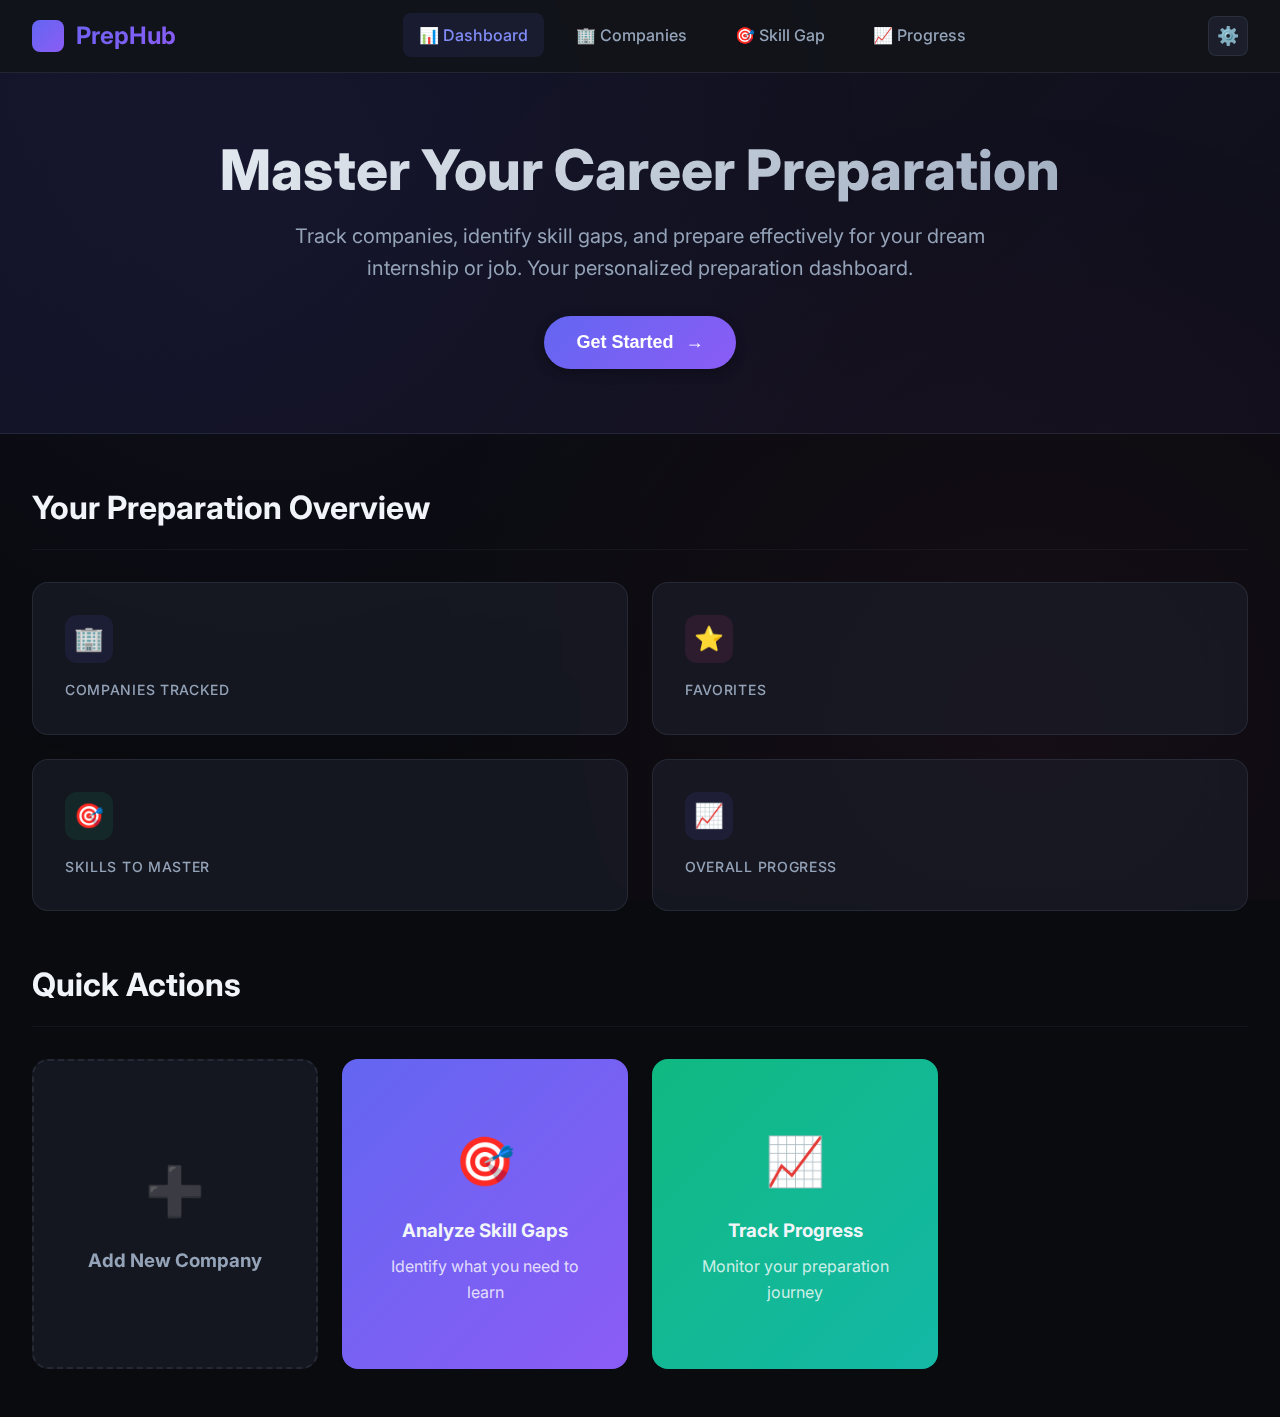
<file: index.html>
<!DOCTYPE html>
<html lang="en">

<head>
    <meta charset="UTF-8">
    <meta name="viewport" content="width=device-width, initial-scale=1.0">
    <meta name="description"
        content="PrepHub - Student-focused skill preparation portal for pre-internship and pre-job readiness. Track companies, analyze skill gaps, and prepare effectively.">
    <meta name="keywords"
        content="student internship, job preparation, skill gap analysis, career preparation, skill tracking">
    <title>PrepHub - Master Your Career Preparation</title>

    <!-- PWA Manifest -->
    <link rel="manifest" href="/manifest.json">

    <!-- Theme Color -->
    <meta name="theme-color" content="#6366f1">

    <!-- Apple Touch Icons -->
    <link rel="apple-touch-icon" href="/icons/icon-192.png">
    <link rel="apple-touch-icon" sizes="512x512" href="/icons/icon-512.png">

    <!-- iOS Meta Tags -->
    <meta name="apple-mobile-web-app-capable" content="yes">
    <meta name="mobile-web-app-capable" content="yes">
    <meta name="apple-mobile-web-app-status-bar-style" content="black-translucent">
    <meta name="apple-mobile-web-app-title" content="PrepHub">

    <!-- Microsoft Tiles -->
    <meta name="msapplication-TileColor" content="#6366f1">
    <meta name="msapplication-TileImage" content="icons/icon-512.png">

    <link rel="stylesheet" href="styles.css">
</head>

<body>

    <!-- Navigation Bar -->
    <nav class="navbar">
        <div class="navbar-container">
            <div class="logo">
                <div class="logo-icon">P</div>
                <span>PrepHub</span>
            </div>
            <button class="hamburger" id="hamburger" aria-label="Toggle menu" aria-expanded="false">
                <span class="hamburger-line"></span>
                <span class="hamburger-line"></span>
                <span class="hamburger-line"></span>
            </button>
            <ul class="nav-links" id="navLinks">
                <li><a href="#" class="nav-link active" data-view="dashboard">📊 Dashboard</a></li>
                <li><a href="#" class="nav-link" data-view="companies">🏢 Companies</a></li>
                <li><a href="#" class="nav-link" data-view="skills">🎯 Skill Gap</a></li>
                <li><a href="#" class="nav-link" data-view="progress">📈 Progress</a></li>
            </ul>
            <button id="settingsBtn" class="settings-btn">
                <span>⚙️</span>
            </button>
        </div>
    </nav>

    <!-- Hero Section -->
    <section class="hero" id="hero">
        <div class="hero-container">
            <h1>Master Your Career Preparation</h1>
            <p>Track companies, identify skill gaps, and prepare effectively for your dream internship or job. Your
                personalized preparation dashboard.</p>
            <button class="hero-cta" id="getStartedBtn">
                <span>Get Started</span>
                <span>→</span>
            </button>
        </div>
    </section>

    <!-- Main Container -->
    <main class="main-container">

        <!-- Dashboard View (Default) -->
        <div id="dashboardView" class="view-container">
            <div class="section-header">
                <h2 class="section-title">Your Preparation Overview</h2>
            </div>

            <!-- Stats Cards -->
            <div class="stats-carousel-wrapper">
                <div class="dashboard-stats" id="statsCarousel">
                    <div class="stat-card">
                        <div class="stat-icon">🏢</div>
                        <div class="stat-value" id="totalCompanies"></div>
                        <div class="stat-label">Companies Tracked</div>
                    </div>

                    <div class="stat-card secondary">
                        <div class="stat-icon">⭐</div>
                        <div class="stat-value" id="favoriteCount"></div>
                        <div class="stat-label">Favorites</div>
                    </div>

                    <div class="stat-card success">
                        <div class="stat-icon">🎯</div>
                        <div class="stat-value" id="skillsNeeded"></div>
                        <div class="stat-label">Skills to Master</div>
                    </div>

                    <div class="stat-card">
                        <div class="stat-icon">📈</div>
                        <div class="stat-value" id="overallProgress"></div>
                        <div class="stat-label">Overall Progress</div>
                    </div>
                </div>

                <!-- Carousel Dot Indicators (for mobile/tablet) -->
                <div class="carousel-dots" id="carouselDots">
                    <button class="dash active" data-slide="0"></button>
                    <button class="dash" data-slide="1"></button>
                    <button class="dash" data-slide="2"></button>
                    <button class="dash" data-slide="3"></button>
                </div>

            </div>

            <!-- Quick Actions -->
            <div class="section-header">
                <h2 class="section-title">Quick Actions</h2>
            </div>

            <div class="companies-grid">
                <div class="company-card" id="addCompanyCard"
                    style="border: 2px dashed var(--color-border); display: flex; align-items: center; justify-content: center; min-height: 200px; cursor: pointer;">
                    <div style="text-align: center;">
                        <div style="font-size: 3rem; margin-bottom: 1rem; opacity: 0.5;">➕</div>
                        <h3 style="color: var(--color-text-secondary);">Add New Company</h3>
                    </div>
                </div>

                <div class="company-card" onclick="switchView('skills')"
                    style="background: var(--gradient-primary); border: none;">
                    <div style="text-align: center; padding: 2rem 0;">
                        <div style="font-size: 3rem; margin-bottom: 1rem;">🎯</div>
                        <h3>Analyze Skill Gaps</h3>
                        <p style="color: rgba(255,255,255,0.8); margin-top: 0.5rem;">Identify what you need to learn</p>
                    </div>
                </div>

                <div class="company-card" onclick="switchView('progress')"
                    style="background: var(--gradient-success); border: none;">
                    <div style="text-align: center; padding: 2rem 0;">
                        <div style="font-size: 3rem; margin-bottom: 1rem;">📈</div>
                        <h3>Track Progress</h3>
                        <p style="color: rgba(255,255,255,0.8); margin-top: 0.5rem;">Monitor your preparation journey
                        </p>
                    </div>
                </div>
            </div>

            <!-- Favorite Companies -->
            <div id="favoritesSection" class="hidden">
                <div class="section-header" style="margin-top: 3rem;">
                    <h2 class="section-title">⭐ Your Favorites</h2>
                </div>
                <div id="favoritesGrid" class="companies-grid"></div>
            </div>
        </div>

        <!-- Companies View -->
        <div id="companiesView" class="view-container hidden">
            <div class="section-header">
                <h2 class="section-title">Companies & Roles</h2>
                <button class="btn btn-primary" id="addCompanyBtn">
                    <span>➕</span>
                    <span>Add Company</span>
                </button>
            </div>

            <div id="companiesGrid" class="companies-grid">
                <!-- Companies will be rendered here -->
            </div>

            <div id="emptyCompanies" class="empty-state">
                <div class="empty-icon">🏢</div>
                <h3>No Companies Tracked Yet</h3>
                <p>Start by adding companies you're interested in to track their requirements and prepare effectively.
                </p>
                <button class="btn btn-primary" onclick="showAddCompanyModal()">
                    <span>➕</span>
                    <span>Add Your First Company</span>
                </button>
            </div>
        </div>

        <!-- Company Detail View -->
        <div id="companyDetailView" class="view-container hidden">
            <!-- Company detail content will be rendered here dynamically -->
        </div>

        <!-- Skill Gap Analysis View -->
        <div id="skillsView" class="view-container hidden">
            <div class="section-header">
                <h2 class="section-title">Skill Gap Analysis</h2>
                <button class="btn btn-secondary" onclick="switchView('dashboard')">
                    <span>←</span>
                    <span>Back to Dashboard</span>
                </button>
            </div>

            <div id="gapAnalysisContainer">
                <!-- Gap analysis will be rendered here -->
            </div>

            <div id="emptySkills" class="empty-state">
                <div class="empty-icon">🎯</div>
                <h3>No Skill Data Available</h3>
                <p>Add companies and define your current skills to see your skill gap analysis.</p>
            </div>
        </div>

        <!-- Progress Tracking View -->
        <div id="progressView" class="view-container hidden">
            <div class="section-header">
                <h2 class="section-title">Your Progress</h2>
                <button class="btn btn-secondary" onclick="switchView('dashboard')">
                    <span>←</span>
                    <span>Back to Dashboard</span>
                </button>
            </div>

            <div id="progressContainer" class="progress-list">
                <!-- Progress items will be rendered here -->
            </div>

            <div id="emptyProgress" class="empty-state">
                <div class="empty-icon">📈</div>
                <h3>Start Your Preparation Journey</h3>
                <p>As you add companies and work on skills, your progress will be tracked here.</p>
            </div>
        </div>

    </main>

    <!-- Add Company Modal (will be created dynamically) -->
    <div id="modalOverlay" class="hidden"
        style="position: fixed; top: 0; left: 0; width: 100%; height: 100%; background: rgba(0,0,0,0.7); backdrop-filter: blur(4px); z-index: 2000; display: flex; align-items: center; justify-content: center; padding: 1rem;">
        <div id="modalContent"
            style="background: var(--color-bg-secondary); border: 1px solid var(--color-border); border-radius: var(--radius-xl); padding: 2rem; max-width: 600px; width: 100%; max-height: 90vh; overflow-y: auto;">
            <!-- Modal content will be inserted here -->
        </div>
    </div>

    <script src="script.js"></script>
</body>

</html>
</file>
<file: styles.css>
/* ===================================
   Student Skill Preparation Portal
   Design System & Styles
   =================================== */

/* Import Google Fonts */
@import url('https://fonts.googleapis.com/css2?family=Inter:wght@300;400;500;600;700;800&display=swap');

/* ===================================
   CSS Custom Properties (Design Tokens)
   =================================== */
:root {
  /* Colors - Vibrant Dark Theme */
  --color-bg-primary: #0a0b0f;
  --color-bg-secondary: #13151c;
  --color-bg-tertiary: #1c1f2b;
  --color-bg-card: rgba(28, 31, 43, 0.6);
  --color-bg-card-hover: rgba(28, 31, 43, 0.9);

  /* Accent Colors */
  --color-primary: #6366f1;
  --color-primary-light: #818cf8;
  --color-primary-dark: #4f46e5;
  --color-secondary: #ec4899;
  --color-success: #10b981;
  --color-warning: #f59e0b;
  --color-danger: #ef4444;
  --color-info: #06b6d4;

  /* Text Colors */
  --color-text-primary: #f1f5f9;
  --color-text-secondary: #94a3b8;
  --color-text-tertiary: #64748b;

  /* Border & Divider */
  --color-border: rgba(100, 116, 139, 0.2);
  --color-divider: rgba(100, 116, 139, 0.1);

  /* Gradients */
  --gradient-primary: linear-gradient(135deg, #6366f1 0%, #8b5cf6 100%);
  --gradient-secondary: linear-gradient(135deg, #ec4899 0%, #f43f5e 100%);
  --gradient-success: linear-gradient(135deg, #10b981 0%, #14b8a6 100%);
  --gradient-hero: linear-gradient(135deg, rgba(99, 102, 241, 0.1) 0%, rgba(139, 92, 246, 0.05) 100%);

  /* Shadows */
  --shadow-sm: 0 1px 3px rgba(0, 0, 0, 0.2);
  --shadow-md: 0 4px 12px rgba(0, 0, 0, 0.3);
  --shadow-lg: 0 8px 24px rgba(0, 0, 0, 0.4);
  --shadow-xl: 0 16px 48px rgba(0, 0, 0, 0.5);
  --shadow-glow: 0 0 20px rgba(99, 102, 241, 0.3);

  /* Spacing */
  --spacing-xs: 0.5rem;
  --spacing-sm: 0.75rem;
  --spacing-md: 1rem;
  --spacing-lg: 1.5rem;
  --spacing-xl: 2rem;
  --spacing-2xl: 3rem;
  --spacing-3xl: 4rem;

  /* Border Radius */
  --radius-sm: 0.375rem;
  --radius-md: 0.5rem;
  --radius-lg: 0.75rem;
  --radius-xl: 1rem;
  --radius-2xl: 1.5rem;
  --radius-full: 9999px;

  /* Transitions */
  --transition-fast: 150ms ease-in-out;
  --transition-base: 250ms ease-in-out;
  --transition-slow: 350ms ease-in-out;

  /* Typography */
  --font-family: 'Inter', -apple-system, BlinkMacSystemFont, 'Segoe UI', sans-serif;
  --font-weight-light: 300;
  --font-weight-normal: 400;
  --font-weight-medium: 500;
  --font-weight-semibold: 600;
  --font-weight-bold: 700;
  --font-weight-extrabold: 800;
}

/* ===================================
   Global Reset & Base Styles
   =================================== */
* {
  margin: 0;
  padding: 0;
  box-sizing: border-box;
}

html {
  scroll-behavior: smooth;
}

body {
  font-family: var(--font-family);
  background: var(--color-bg-primary);
  color: var(--color-text-primary);
  line-height: 1.6;
  overflow-x: hidden;
  min-height: 100vh;
}

/* Background Pattern */
body::before {
  content: '';
  position: fixed;
  top: 0;
  left: 0;
  width: 100%;
  height: 100%;
  background:
    radial-gradient(circle at 20% 20%, rgba(99, 102, 241, 0.05) 0%, transparent 50%),
    radial-gradient(circle at 80% 80%, rgba(236, 72, 153, 0.05) 0%, transparent 50%);
  pointer-events: none;
  z-index: 0;
}

/* ===================================
   Navigation Bar
   =================================== */
.navbar {
  position: sticky;
  top: 0;
  z-index: 1000;
  background: rgba(19, 21, 28, 0.8);
  backdrop-filter: blur(12px);
  border-bottom: 1px solid var(--color-border);
  padding: var(--spacing-md) 0;
}

.navbar-container {
  max-width: 1400px;
  margin: 0 auto;
  padding: 0 var(--spacing-xl);
  display: flex;
  justify-content: space-between;
  align-items: center;
}

.logo {
  display: flex;
  align-items: center;
  gap: var(--spacing-sm);
  font-size: 1.5rem;
  font-weight: var(--font-weight-bold);
  background: var(--gradient-primary);
  -webkit-background-clip: text;
  -webkit-text-fill-color: transparent;
  background-clip: text;
}

.logo-icon {
  width: 32px;
  height: 32px;
  background: var(--gradient-primary);
  border-radius: var(--radius-md);
  display: flex;
  align-items: center;
  justify-content: center;
  color: white;
  font-weight: var(--font-weight-bold);
}

.nav-links {
  display: flex;
  gap: var(--spacing-md);
  list-style: none;
  flex-direction: row;
  position: static;
  background: none;
  border: none;
  padding: 0;
  z-index: auto;
}

.nav-link {
  padding: var(--spacing-sm) var(--spacing-md);
  color: var(--color-text-secondary);
  text-decoration: none;
  border-radius: var(--radius-md);
  transition: all var(--transition-base);
  font-weight: var(--font-weight-medium);
  cursor: pointer;
  border: none;
}

.nav-link:hover {
  color: var(--color-text-primary);
  background: var(--color-bg-tertiary);
}

.nav-link.active {
  color: var(--color-primary-light);
  background: rgba(99, 102, 241, 0.1);
}

/* ===================================
   Hamburger Menu (Mobile/Tablet)
   =================================== */
.hamburger {
  display: none;
  flex-direction: column;
  gap: 5px;
  background: none;
  border: none;
  cursor: pointer;
  padding: var(--spacing-sm);
  align-items: center;
  justify-content: center;
  position: relative;
  z-index: 99999; /* ensure hamburger button sits above dropdown */
  overflow: visible; /* allow transformed lines to extend without being clipped */
  transform: translateZ(0); /* create new layer to avoid stacking bugs */
}

.hamburger-line {
  width: 24px;
  height: 3px;
  background-color: var(--color-text-primary);
  border-radius: var(--radius-sm);
  transition: all var(--transition-base);
  transform-origin: center;
  position: relative;
  z-index: 100000; /* lines should be above the button background and dropdown */
}

.hamburger.active .hamburger-line:nth-child(1) {
  transform: rotate(45deg) translate(6px, 6px);
}

.hamburger.active .hamburger-line:nth-child(2) {
  opacity: 0;
}

.hamburger.active .hamburger-line:nth-child(3) {
  transform: rotate(-45deg) translate(6px, -6px);
}

/* ===================================
   Hero Section
   =================================== */
.hero {
  position: relative;
  padding: var(--spacing-3xl) var(--spacing-xl);
  background: var(--gradient-hero);
  border-bottom: 1px solid var(--color-border);
}

.hero-container {
  max-width: 1400px;
  margin: 0 auto;
  text-align: center;
}

.hero h1 {
  font-size: 3.5rem;
  font-weight: var(--font-weight-extrabold);
  margin-bottom: var(--spacing-md);
  background: linear-gradient(135deg, #f1f5f9 0%, #94a3b8 100%);
  -webkit-background-clip: text;
  -webkit-text-fill-color: transparent;
  background-clip: text;
  line-height: 1.2;
}

.hero p {
  font-size: 1.25rem;
  color: var(--color-text-secondary);
  max-width: 700px;
  margin: 0 auto var(--spacing-xl);
}

.hero-cta {
  display: inline-flex;
  align-items: center;
  gap: var(--spacing-sm);
  padding: var(--spacing-md) var(--spacing-xl);
  background: var(--gradient-primary);
  color: white;
  border: none;
  border-radius: var(--radius-full);
  font-size: 1.125rem;
  font-weight: var(--font-weight-semibold);
  cursor: pointer;
  transition: all var(--transition-base);
  box-shadow: var(--shadow-md);
}

.hero-cta:hover {
  transform: translateY(-2px);
  box-shadow: var(--shadow-lg), var(--shadow-glow);
}

/* ===================================
   Main Container
   =================================== */
.main-container {
  position: relative;
  z-index: 1;
  max-width: 1400px;
  margin: 0 auto;
  padding: var(--spacing-2xl) var(--spacing-xl);
  min-height: calc(100vh - 400px);
}

/* ===================================
   Dashboard Overview Cards
   =================================== */

/* Carousel Wrapper - Controls visibility of dots */
.stats-carousel-wrapper {
  position: relative;
  width: 100%;
}

/* Carousel Dots - Hidden on desktop, visible on mobile/tablet */
.carousel-dots {
  display: none;
  /* Hidden by default on desktop */
  justify-content: center;
  gap: var(--spacing-sm);
  margin-top: var(--spacing-lg);
  padding: var(--spacing-sm) 0;
}

.carousel-dots .dot {
  width: 8px;
  height: 8px;
  border-radius: 50%;
  background: var(--color-text-tertiary);
  opacity: 0.3;
  cursor: pointer;
  transition: all var(--transition-base);
}

.carousel-dots .dot.active {
  background: var(--color-primary-light);
  opacity: 1;
  transform: scale(1.2);
}

.carousel-dots .dot:hover {
  opacity: 0.6;
  transform: scale(1.1);
}

.dashboard-stats {
  display: grid;
  grid-template-columns: repeat(auto-fit, minmax(280px, 1fr));
  gap: var(--spacing-lg);
  margin-bottom: var(--spacing-2xl);
}

.stat-card {
  background: var(--color-bg-card);
  backdrop-filter: blur(12px);
  border: 1px solid var(--color-border);
  border-radius: var(--radius-xl);
  padding: var(--spacing-xl);
  transition: all var(--transition-base);
  position: relative;
  overflow: hidden;
}

.stat-card::before {
  content: '';
  position: absolute;
  top: 0;
  left: 0;
  width: 100%;
  height: 4px;
  background: var(--gradient-primary);
  opacity: 0;
  transition: opacity var(--transition-base);
}

.stat-card:hover {
  background: var(--color-bg-card-hover);
  border-color: var(--color-primary);
  transform: translateY(-4px);
  box-shadow: var(--shadow-lg);
}

.stat-card:hover::before {
  opacity: 1;
}

.stat-card.secondary::before {
  background: var(--gradient-secondary);
}

.stat-card.success::before {
  background: var(--gradient-success);
}

.stat-icon {
  width: 48px;
  height: 48px;
  border-radius: var(--radius-lg);
  display: flex;
  align-items: center;
  justify-content: center;
  font-size: 1.5rem;
  margin-bottom: var(--spacing-md);
  background: rgba(99, 102, 241, 0.1);
  color: var(--color-primary-light);
}

.stat-card.secondary .stat-icon {
  background: rgba(236, 72, 153, 0.1);
  color: var(--color-secondary);
}

.stat-card.success .stat-icon {
  background: rgba(16, 185, 129, 0.1);
  color: var(--color-success);
}

.stat-value {
  font-size: 2.5rem;
  font-weight: var(--font-weight-bold);
  margin-bottom: var(--spacing-xs);
}

.stat-label {
  color: var(--color-text-secondary);
  font-size: 0.875rem;
  font-weight: var(--font-weight-medium);
  text-transform: uppercase;
  letter-spacing: 0.05em;
}

/* ===================================
   Section Headers
   =================================== */
.section-header {
  display: flex;
  justify-content: space-between;
  align-items: center;
  margin-bottom: var(--spacing-xl);
  padding-bottom: var(--spacing-md);
  border-bottom: 1px solid var(--color-divider);
}

.section-title {
  font-size: 2rem;
  font-weight: var(--font-weight-bold);
  color: var(--color-text-primary);
}

/* ===================================
   Buttons
   =================================== */
.btn {
  display: inline-flex;
  align-items: center;
  gap: var(--spacing-xs);
  padding: var(--spacing-sm) var(--spacing-lg);
  border: none;
  border-radius: var(--radius-md);
  font-size: 0.9375rem;
  font-weight: var(--font-weight-semibold);
  font-family: var(--font-family);
  cursor: pointer;
  transition: all var(--transition-base);
  text-decoration: none;
}

.btn-primary {
  background: var(--gradient-primary);
  color: white;
  box-shadow: var(--shadow-sm);
}

.btn-primary:hover {
  transform: translateY(-2px);
  box-shadow: var(--shadow-md);
}

.btn-secondary {
  background: var(--color-bg-tertiary);
  color: var(--color-text-primary);
  border: 1px solid var(--color-border);
}

.btn-secondary:hover {
  background: var(--color-bg-card-hover);
  border-color: var(--color-primary);
}

.btn-outline {
  background: transparent;
  color: var(--color-primary-light);
  border: 1px solid var(--color-primary);
}

.btn-outline:hover {
  background: rgba(99, 102, 241, 0.1);
}

/* ===================================
   Company Cards Grid
   =================================== */
.companies-grid {
  display: grid;
  grid-template-columns: repeat(auto-fill, minmax(320px, 1fr));
  gap: var(--spacing-lg);
}

.company-card {
  background: var(--color-bg-card);
  backdrop-filter: blur(12px);
  border: 1px solid var(--color-border);
  border-radius: var(--radius-xl);
  padding: var(--spacing-xl);
  transition: all var(--transition-base);
  cursor: pointer;
  position: relative;
  overflow: hidden;
}

.company-card::after {
  content: '';
  position: absolute;
  top: 0;
  right: 0;
  width: 100px;
  height: 100px;
  background: radial-gradient(circle, rgba(99, 102, 241, 0.1) 0%, transparent 70%);
  opacity: 0;
  transition: opacity var(--transition-base);
}

.company-card:hover {
  background: var(--color-bg-card-hover);
  border-color: var(--color-primary);
  transform: translateY(-4px);
  box-shadow: var(--shadow-lg);
}

.company-card:hover::after {
  opacity: 1;
}

.company-header {
  display: flex;
  justify-content: space-between;
  align-items: start;
  margin-bottom: var(--spacing-md);
}

.company-info h3 {
  font-size: 1.25rem;
  font-weight: var(--font-weight-bold);
  margin-bottom: var(--spacing-xs);
  color: var(--color-text-primary);
}

.company-role {
  color: var(--color-text-secondary);
  font-size: 0.9375rem;
}

.favorite-btn {
  background: none;
  border: none;
  font-size: 1.5rem;
  cursor: pointer;
  transition: all var(--transition-fast);
  padding: var(--spacing-xs);
  line-height: 1;
}

.favorite-btn:hover {
  transform: scale(1.2);
}

.favorite-btn.active {
  filter: drop-shadow(0 0 8px rgba(251, 191, 36, 0.6));
}

.company-tags {
  display: flex;
  flex-wrap: wrap;
  gap: var(--spacing-xs);
  margin-bottom: var(--spacing-md);
}

.tag {
  padding: 0.25rem 0.75rem;
  background: rgba(99, 102, 241, 0.1);
  border: 1px solid rgba(99, 102, 241, 0.3);
  border-radius: var(--radius-full);
  font-size: 0.8125rem;
  font-weight: var(--font-weight-medium);
  color: var(--color-primary-light);
}

.company-meta {
  display: flex;
  gap: var(--spacing-lg);
  padding-top: var(--spacing-md);
  border-top: 1px solid var(--color-divider);
  color: var(--color-text-tertiary);
  font-size: 0.875rem;
}

.meta-item {
  display: flex;
  align-items: center;
  gap: var(--spacing-xs);
}

/* ===================================
   Company Detail View
   =================================== */
.company-detail {
  background: var(--color-bg-card);
  backdrop-filter: blur(12px);
  border: 1px solid var(--color-border);
  border-radius: var(--radius-xl);
  padding: var(--spacing-2xl);
  margin-bottom: var(--spacing-xl);
}

.detail-header {
  display: flex;
  justify-content: space-between;
  align-items: start;
  margin-bottom: var(--spacing-xl);
  padding-bottom: var(--spacing-xl);
  border-bottom: 1px solid var(--color-divider);
}

.detail-title h2 {
  font-size: 2.5rem;
  font-weight: var(--font-weight-bold);
  margin-bottom: var(--spacing-xs);
}

.detail-subtitle {
  color: var(--color-text-secondary);
  font-size: 1.125rem;
}

.detail-actions {
  display: flex;
  gap: var(--spacing-sm);
}

.skills-section {
  margin-bottom: var(--spacing-2xl);
}

.skills-section h3 {
  font-size: 1.5rem;
  font-weight: var(--font-weight-semibold);
  margin-bottom: var(--spacing-lg);
  color: var(--color-text-primary);
}

.skills-grid {
  display: grid;
  grid-template-columns: repeat(auto-fill, minmax(200px, 1fr));
  gap: var(--spacing-md);
}

.skill-chip {
  padding: var(--spacing-md);
  background: rgba(99, 102, 241, 0.05);
  border: 1px solid rgba(99, 102, 241, 0.2);
  border-radius: var(--radius-lg);
  text-align: center;
  font-weight: var(--font-weight-medium);
  transition: all var(--transition-base);
}

.skill-chip:hover {
  background: rgba(99, 102, 241, 0.1);
  border-color: var(--color-primary);
  transform: translateY(-2px);
}

.skill-chip.proficient {
  background: rgba(16, 185, 129, 0.05);
  border-color: rgba(16, 185, 129, 0.3);
  color: var(--color-success);
}

.skill-chip.learning {
  background: rgba(245, 158, 11, 0.05);
  border-color: rgba(245, 158, 11, 0.3);
  color: var(--color-warning);
}

.skill-chip.needed {
  background: rgba(239, 68, 68, 0.05);
  border-color: rgba(239, 68, 68, 0.3);
  color: var(--color-danger);
}

/* ===================================
   Notes Editor
   =================================== */
.notes-section {
  background: var(--color-bg-secondary);
  border: 1px solid var(--color-border);
  border-radius: var(--radius-xl);
  padding: var(--spacing-xl);
}

.notes-section h3 {
  font-size: 1.25rem;
  font-weight: var(--font-weight-semibold);
  margin-bottom: var(--spacing-md);
  color: var(--color-text-primary);
}

.notes-textarea {
  width: 100%;
  min-height: 200px;
  padding: var(--spacing-md);
  background: var(--color-bg-primary);
  border: 1px solid var(--color-border);
  border-radius: var(--radius-lg);
  color: var(--color-text-primary);
  font-family: var(--font-family);
  font-size: 0.9375rem;
  line-height: 1.6;
  resize: vertical;
  transition: all var(--transition-base);
}

.notes-textarea:focus {
  outline: none;
  border-color: var(--color-primary);
  box-shadow: 0 0 0 3px rgba(99, 102, 241, 0.1);
}

.notes-textarea::placeholder {
  color: var(--color-text-tertiary);
}

.notes-meta {
  display: flex;
  justify-content: space-between;
  align-items: center;
  margin-top: var(--spacing-sm);
  color: var(--color-text-tertiary);
  font-size: 0.8125rem;
}

/* ===================================
   Progress Tracking
   =================================== */
.progress-list {
  display: flex;
  flex-direction: column;
  gap: var(--spacing-md);
}

.progress-item {
  background: var(--color-bg-card);
  border: 1px solid var(--color-border);
  border-radius: var(--radius-lg);
  padding: var(--spacing-lg);
  transition: all var(--transition-base);
}

.progress-item:hover {
  background: var(--color-bg-card-hover);
  border-color: var(--color-primary);
}

.progress-header {
  display: flex;
  justify-content: space-between;
  align-items: center;
  margin-bottom: var(--spacing-sm);
}

.progress-title {
  font-weight: var(--font-weight-semibold);
  color: var(--color-text-primary);
}

.progress-percentage {
  font-weight: var(--font-weight-bold);
  color: var(--color-primary-light);
}

.progress-bar-container {
  width: 100%;
  height: 8px;
  background: var(--color-bg-tertiary);
  border-radius: var(--radius-full);
  overflow: hidden;
}

.progress-bar {
  height: 100%;
  background: var(--gradient-primary);
  border-radius: var(--radius-full);
  transition: width var(--transition-slow);
}

/* ===================================
   Skill Gap Analysis
   =================================== */
.gap-analysis {
  display: grid;
  gap: var(--spacing-xl);
}

.gap-category {
  background: var(--color-bg-card);
  border: 1px solid var(--color-border);
  border-radius: var(--radius-xl);
  padding: var(--spacing-xl);
}

.gap-category h3 {
  font-size: 1.25rem;
  font-weight: var(--font-weight-semibold);
  margin-bottom: var(--spacing-lg);
  display: flex;
  align-items: center;
  gap: var(--spacing-sm);
}

.gap-category.missing h3 {
  color: var(--color-danger);
}

.gap-category.learning h3 {
  color: var(--color-warning);
}

.gap-category.proficient h3 {
  color: var(--color-success);
}

.gap-skills {
  display: flex;
  flex-wrap: wrap;
  gap: var(--spacing-sm);
}

/* ===================================
   Empty State
   =================================== */
.empty-state {
  text-align: center;
  padding: var(--spacing-3xl) var(--spacing-xl);
}

.empty-icon {
  font-size: 4rem;
  margin-bottom: var(--spacing-lg);
  opacity: 0.3;
}

.empty-state h3 {
  font-size: 1.5rem;
  font-weight: var(--font-weight-semibold);
  margin-bottom: var(--spacing-sm);
}

.empty-state p {
  color: var(--color-text-secondary);
  margin-bottom: var(--spacing-lg);
}

/* ===================================
   Utility Classes
   =================================== */
.hidden {
  display: none !important;
}

.text-center {
  text-align: center;
}

.mb-0 {
  margin-bottom: 0;
}

.mb-1 {
  margin-bottom: var(--spacing-xs);
}

.mb-2 {
  margin-bottom: var(--spacing-sm);
}

.mb-3 {
  margin-bottom: var(--spacing-md);
}

.mb-4 {
  margin-bottom: var(--spacing-lg);
}

.mb-5 {
  margin-bottom: var(--spacing-xl);
}

/* ===================================
   PWA Install Button
   =================================== */
.install-btn {
  display: inline-flex;
  align-items: center;
  gap: var(--spacing-xs);
  padding: var(--spacing-sm) var(--spacing-lg);
  background: var(--gradient-success);
  color: white;
  border: none;
  border-radius: var(--radius-md);
  font-size: 0.9375rem;
  font-weight: var(--font-weight-semibold);
  font-family: var(--font-family);
  cursor: pointer;
  transition: all var(--transition-base);
  box-shadow: var(--shadow-sm);
}

.install-btn:hover {
  transform: translateY(-2px);
  box-shadow: var(--shadow-md);
}

.install-btn span:first-child {
  font-size: 1.125rem;
}

/* ===================================
   Settings Button
   =================================== */
.settings-btn {
  display: inline-flex;
  align-items: center;
  justify-content: center;
  width: 40px;
  height: 40px;
  background: var(--color-bg-tertiary);
  border: 1px solid var(--color-border);
  border-radius: var(--radius-md);
  font-size: 1.125rem;
  cursor: pointer;
  transition: all var(--transition-base);
}

.settings-btn:hover {
  background: var(--color-bg-card-hover);
  border-color: var(--color-primary);
  transform: rotate(45deg);
}

/* ===================================
   Responsive Design - Mobile First
   =================================== */

/* Large Desktop (1440px+) */
@media (min-width: 1440px) {

  .navbar-container,
  .hero-container,
  .main-container {
    max-width: 1600px;
  }
}

/* Tablet Landscape & Desktop (1025px - 1439px) */
@media (max-width: 1439px) {
  .companies-grid {
    grid-template-columns: repeat(auto-fill, minmax(280px, 1fr));
  }

  .dashboard-stats {
    grid-template-columns: repeat(2, 1fr);
  }
}

/* Tablet Portrait (768px - 1024px) */
@media (max-width: 1024px) {

  /* Typography */
  .hero h1 {
    font-size: 3rem;
  }

  .hero p {
    font-size: 1.125rem;
  }

  /* Spacing */
  .navbar-container {
    padding: 0 var(--spacing-md);
  }

  .main-container {
    padding: var(--spacing-xl) var(--spacing-md);
  }

  .hero {
    padding: var(--spacing-2xl) var(--spacing-md);
  }

  /* Grid Adjustments */
  .companies-grid {
    grid-template-columns: repeat(2, 1fr);
  }

  .dashboard-stats {
    grid-template-columns: repeat(2, 1fr);
  }

  .skills-grid {
    grid-template-columns: repeat(2, 1fr);
  }
}

/* Tablet & Large Phone (768px - 1024px) */
@media (max-width: 768px) {

  /* Typography */
  .hero h1 {
    font-size: 2.5rem;
    line-height: 1.1;
  }

  .hero p {
    font-size: 1rem;
  }

  .section-title {
    font-size: 1.5rem;
  }

  .detail-title h2 {
    font-size: 2rem;
  }

  /* Navigation */
  .navbar {
    padding: var(--spacing-sm) 0;
  }

  .navbar-container {
    flex-wrap: nowrap;
    position: relative;
  }

  /* Hamburger Menu - Show on tablet */
  .hamburger {
    display: flex;
    order: 2;
    /* ensure hamburger sits above the dropdown when transformed to X */
    position: relative;
    z-index: 99999; /* higher to be above dropdown and other elements */
    overflow: visible; /* prevent clipping when transformed to X */
  }

  /* Nav Links - Hide by default, show when active */
  .nav-links {
    display: none;
    position: absolute;
    top: 100%;
    left: 0;
    right: 0;
    background: rgba(13, 15, 23, 0.95);
    backdrop-filter: blur(12px);
    border-top: 1px solid var(--color-border);
    border-bottom: 1px solid var(--color-border);
    flex-direction: column;
    gap: var(--spacing-md);
    padding: var(--spacing-lg) 0;
    list-style: none;
    z-index: 900; /* keep dropdown below the hamburger */
  }

  .nav-links.active {
    display: flex;
    animation: slideDown var(--transition-base) ease-out;
  }

  @keyframes slideDown {
    from {
      opacity: 0;
      transform: translateY(-10px);
    }
    to {
      opacity: 1;
      transform: translateY(0);
    }
  }

  .nav-link {
    padding: var(--spacing-lg) var(--spacing-xl);
    font-size: 1rem;
    width: 100%;
    text-align: left;
    border: none;
    border-bottom: 1px solid var(--color-border);
    border-radius: 0;
    color: var(--color-text-secondary);
  }

  /* Remove hover/active visual changes on mobile/tablet for simpler tap targets */
  .nav-link:hover,
  .nav-link:active,
  .nav-link.active {
    background: none;
    color: var(--color-text-secondary);
    padding-left: var(--spacing-lg);
  }

  .logo {
    font-size: 1.25rem;
    order: 1;
    flex: 1;
  }

  .logo-icon {
    width: 28px;
    height: 28px;
  }

  /* Settings button - Always visible on navbar */
  .settings-btn {
    order: 3;
    display: flex;
    align-items: center;
    justify-content: center;
    background: none;
    border: none;
    cursor: pointer;
    font-size: 1.25rem;
    width: 44px;
    height: 44px;
    border-radius: var(--radius-md);
    transition: all var(--transition-base);
    flex-shrink: 0;
    margin-left: auto;
    padding: 0;
  }

  .settings-btn:hover {
    background: var(--color-bg-tertiary);
  }

  /* Buttons */
  .install-btn {
    font-size: 0.8125rem;
    padding: var(--spacing-xs) var(--spacing-sm);
  }

  .install-btn span:first-child {
    font-size: 1rem;
  }

  .settings-btn {
    width: 36px;
    height: 36px;
    font-size: 1rem;
  }

  .btn {
    font-size: 0.875rem;
    padding: var(--spacing-sm) var(--spacing-md);
  }

  /* Grids */
  .dashboard-stats {
    grid-template-columns: 1fr;
  }

  .companies-grid {
    grid-template-columns: 1fr;
  }

  .skills-grid {
    grid-template-columns: repeat(2, 1fr);
  }

  /* Cards */
  .stat-card {
    padding: var(--spacing-lg);
  }

  .company-card {
    padding: var(--spacing-lg);
  }

  .company-detail {
    padding: var(--spacing-lg);
  }

  /* Section Headers */
  .section-header {
    flex-direction: column;
    align-items: stretch;
    gap: var(--spacing-md);
  }

  .detail-header {
    flex-direction: column;
    gap: var(--spacing-lg);
  }

  .detail-actions {
    flex-wrap: wrap;
    width: 100%;
  }

  .detail-actions .btn {
    flex: 1;
    min-width: 120px;
  }

  /* Modal */
  #modalOverlay {
    align-items: flex-start;
    padding: var(--spacing-sm) !important;
  }

  #modalContent {
    max-height: 85vh !important;
    margin-top: var(--spacing-md);
  }
}

/* Mobile Landscape & Phablet (481px - 767px) */
@media (max-width: 767px) {
  .hero {
    padding: var(--spacing-xl) var(--spacing-md);
  }

  .main-container {
    padding: var(--spacing-lg) var(--spacing-sm);
  }

  /* Touch-friendly tap targets */
  .company-card {
    min-height: 120px;
  }

  .favorite-btn {
    padding: var(--spacing-sm);
    font-size: 1.75rem;
  }

  .progress-item {
    padding: var(--spacing-md);
  }
}

/* Mobile Portrait (320px - 480px) */
@media (max-width: 480px) {

  /* Typography - Smaller for small screens */
  .hero h1 {
    font-size: 1.75rem;
  }

  .hero p {
    font-size: 0.9375rem;
  }

  .section-title {
    font-size: 1.25rem;
  }

  .detail-title h2 {
    font-size: 1.5rem;
  }

  /* Navigation - Compact for mobile */
  .navbar-container {
    flex-wrap: nowrap;
    gap: var(--spacing-xs);
    position: relative;
  }

  /* Hamburger Menu */
  .hamburger {
    display: flex;
    order: 2;
    position: relative;
    z-index: 99999; /* ensure X icon appears above dropdown */
    overflow: visible; /* allow X mark to render fully */
  }

  /* Nav Links - Mobile dropdown */
  .nav-links {
    display: none;
    position: absolute;
    top: 100%;
    left: 0;
    right: 0;
    background: rgba(13, 15, 23, 0.95);
    backdrop-filter: blur(12px);
    border-top: 1px solid var(--color-border);
    border-bottom: 1px solid var(--color-border);
    flex-direction: column;
    gap: var(--spacing-md);
    padding: var(--spacing-lg) 0;
    list-style: none;
    width: 100%;
    z-index: 900; /* ensure dropdown stays below hamburger */
  }

  .nav-links.active {
    display: flex;
    animation: slideDown var(--transition-base) ease-out;
  }

  @keyframes slideDown {
    from {
      opacity: 0;
      transform: translateY(-10px);
    }
    to {
      opacity: 1;
      transform: translateY(0);
    }
  }

  .nav-link {
    padding: var(--spacing-lg) var(--spacing-xl);
    font-size: 1rem;
    width: 100%;
    text-align: left;
    white-space: normal;
    border-bottom: 1px solid var(--color-border);
    border-radius: 0;
    color: var(--color-text-secondary);
  }

  /* Disable hover/active visuals on small screens for clearer tap targets */
  .nav-link:hover,
  .nav-link:active,
  .nav-link.active {
    background: none;
    color: var(--color-text-secondary);
  }

  .logo {
    font-size: 1.125rem;
    order: 1;
    flex: 1;
  }

  .logo-icon {
    width: 24px;
    height: 24px;
    font-size: 0.875rem;
  }

  /* Settings button - Always visible on navbar */
  .settings-btn {
    order: 3;
    display: flex;
    align-items: center;
    justify-content: center;
    background: none;
    border: none;
    cursor: pointer;
    font-size: 1rem;
    width: 40px;
    height: 40px;
    border-radius: var(--radius-md);
    transition: all var(--transition-base);
    flex-shrink: 0;
    margin-left: auto;
    padding: 0;
  }

  .settings-btn:hover {
    background: var(--color-bg-tertiary);
  }

  /* Install & Settings buttons - Smaller */
  .install-btn {
    font-size: 0.75rem;
    padding: 6px 10px;
    gap: 4px;
  }

  .install-btn span:first-child {
    font-size: 0.875rem;
  }

  /* Hero Section */
  .hero {
    padding: var(--spacing-lg) var(--spacing-sm);
  }

  .hero-cta {
    font-size: 0.9375rem;
    padding: var(--spacing-sm) var(--spacing-lg);
  }

  /* Main Container */
  .main-container {
    padding: var(--spacing-md) var(--spacing-xs);
  }

  /* Cards - More compact */
  .stat-card {
    padding: var(--spacing-md);
  }

  .stat-value {
    font-size: 2rem;
  }

  .stat-label {
    font-size: 0.8125rem;
  }

  .company-card {
    padding: var(--spacing-md);
  }

  .company-detail {
    padding: var(--spacing-md);
  }

  /* Grids - Single column */
  .skills-grid {
    grid-template-columns: 1fr;
    gap: var(--spacing-sm);
  }

  .dashboard-stats {
    gap: var(--spacing-md);
  }

  .companies-grid {
    gap: var(--spacing-md);
  }

  /* Company Tags - Smaller */
  .tag {
    font-size: 0.75rem;
    padding: 0.2rem 0.6rem;
  }

  .company-meta {
    flex-direction: column;
    gap: var(--spacing-xs);
    font-size: 0.8125rem;
  }

  /* Buttons - Full width on mobile */
  .section-header .btn {
    width: 100%;
    justify-content: center;
  }

  .detail-actions {
    flex-direction: column;
  }

  .detail-actions .btn {
    width: 100%;
    justify-content: center;
  }

  /* Notes */
  .notes-textarea {
    min-height: 150px;
    font-size: 0.875rem;
  }

  /* Progress */
  .progress-item {
    padding: var(--spacing-sm);
  }

  .progress-title {
    font-size: 0.875rem;
  }

  /* Modal - Full screen on mobile */
  #modalOverlay {
    padding: 0 !important;
    align-items: stretch;
  }

  #modalContent {
    max-width: 100% !important;
    max-height: 100vh !important;
    border-radius: 0 !important;
    margin: 0;
  }

  /* Gap Analysis */
  .gap-category {
    padding: var(--spacing-md);
  }

  .gap-category h3 {
    font-size: 1rem;
  }

  /* Empty States */
  .empty-state {
    padding: var(--spacing-xl) var(--spacing-sm);
  }

  .empty-icon {
    font-size: 3rem;
  }

  .empty-state h3 {
    font-size: 1.25rem;
  }

  .empty-state p {
    font-size: 0.875rem;
  }
}

/* Extra Small Mobile (max 320px) */
@media (max-width: 320px) {
  .hero h1 {
    font-size: 1.5rem;
  }

  .nav-link {
    font-size: 0.6875rem;
    padding: 5px;
  }

  .stat-value {
    font-size: 1.75rem;
  }

  .install-btn span:last-child {
    display: none;
    /* Hide "Install App" text, keep icon only */
  }
}

/* Landscape Orientation Optimization */
@media (max-height: 500px) and (orientation: landscape) {
  .hero {
    padding: var(--spacing-md) var(--spacing-lg);
  }

  .hero h1 {
    font-size: 2rem;
    margin-bottom: var(--spacing-sm);
  }

  .hero p {
    margin-bottom: var(--spacing-md);
  }

  .navbar {
    padding: var(--spacing-xs) 0;
  }

  #modalContent {
    max-height: 90vh !important;
  }
}

/* Print Styles */
@media print {

  .navbar,
  .hero,
  #modalOverlay,
  .install-btn,
  .settings-btn,
  .favorite-btn {
    display: none !important;
  }

  .main-container {
    padding: 0;
  }

  .company-card,
  .stat-card {
    break-inside: avoid;
  }
}

/* ===================================
   Animations
   =================================== */
@keyframes fadeIn {
  from {
    opacity: 0;
    transform: translateY(10px);
  }

  to {
    opacity: 1;
    transform: translateY(0);
  }
}

.fade-in {
  animation: fadeIn var(--transition-base) ease-out;
}

@keyframes slideIn {
  from {
    opacity: 0;
    transform: translateX(100px);
  }

  to {
    opacity: 1;
    transform: translateX(0);
  }
}

.slide-in {
  animation: slideIn var(--transition-base) ease-out;
}

@keyframes slideOut {
  from {
    opacity: 1;
    transform: translateX(0);
  }

  to {
    opacity: 0;
    transform: translateX(100px);
  }
}

/* ===================================
   Notification Styles
   =================================== */
.notification {
  animation: slideIn 0.3s ease-out;
}

.notification-success {
  background: var(--color-success) !important;
}

.notification-error {
  background: var(--color-danger) !important;
}

.notification-info {
  background: var(--color-primary-light) !important;
}


.carousel-dots {
  display: none;
  justify-content: center;
  gap: 10px;
  margin-top: 1rem;
}

.carousel-dots .dash {
  width: 18px;
  height: 4px;
  border-radius: 999px;
  background: var(--color-text-tertiary);
  opacity: 0.4;
  border: none;
  cursor: pointer;
  transition: all 0.3s ease;
}

.carousel-dots .dash.active {
  width: 28px;
  background: var(--color-primary-light);
  opacity: 1;
}

/* =====================================
   FORCE SPACE: Mobile Nav Item Height
   ===================================== */
@media (max-width: 1024px) {

  .nav-links.active {
    padding-top: 24px;
    padding-bottom: 24px;
  }

  .nav-link {
    min-height: 64px;          /* 👈 FORCE vertical space */
    display: flex;
    align-items: center;       /* center text vertically */
    padding-left: 24px;
    padding-right: 24px;
    margin: 12px 32px;
    background: transparent;
    color: var(--color-text-secondary);
  }

  /* Disable hover completely */
  .nav-link:hover {
    background: transparent !important;
    color: var(--color-text-secondary) !important;
  }

  /* Disable active completely */
  .nav-link.active {
    background: transparent !important;
    color: var(--color-text-secondary) !important;
  }
}
</file>
